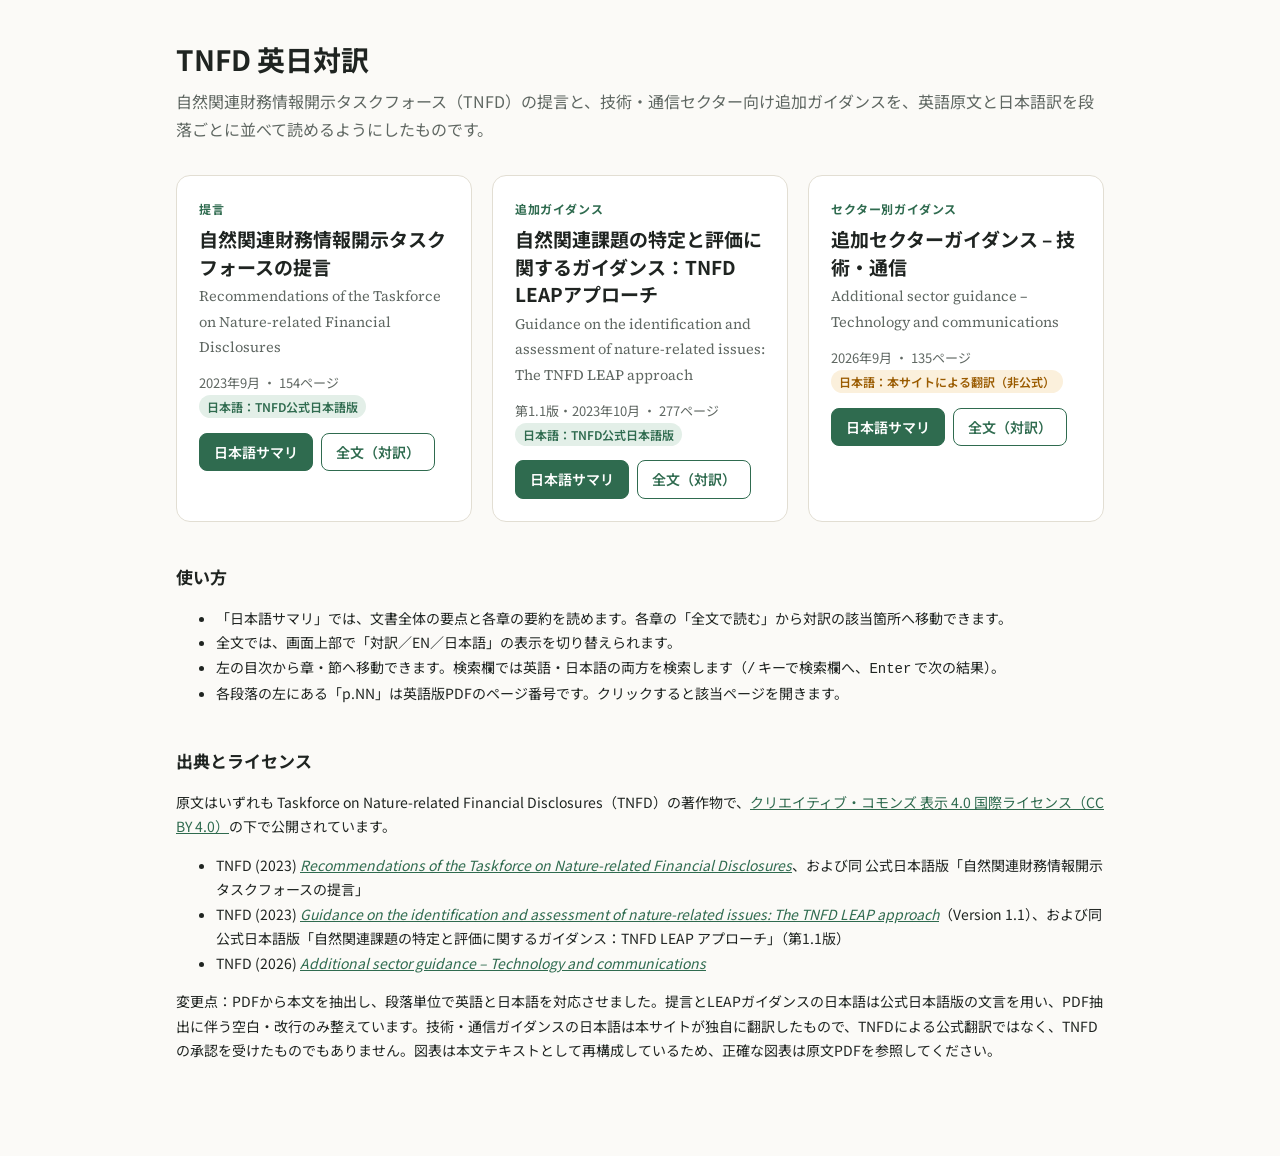
<file: site/index.html>
<!doctype html>
<html lang="ja">
<head>
<meta charset="utf-8">
<meta name="viewport" content="width=device-width, initial-scale=1">
<title>TNFD 対訳</title>
<link rel="preconnect" href="https://fonts.googleapis.com">
<link rel="preconnect" href="https://fonts.gstatic.com" crossorigin>
<link href="https://fonts.googleapis.com/css2?family=Noto+Sans+JP:wght@400;700&family=Source+Serif+4:opsz,wght@8..60,400;8..60,700&display=swap" rel="stylesheet">
<link rel="stylesheet" href="assets/style.css?v=4">
</head>
<body>
<div class="home-wrap">
  <h1>TNFD 英日対訳</h1>
  <p class="lead">自然関連財務情報開示タスクフォース（TNFD）の提言と、技術・通信セクター向け追加ガイダンスを、英語原文と日本語訳を段落ごとに並べて読めるようにしたものです。</p>

  <div class="cards">
    <div class="card static">
      <div class="kicker">提言</div>
      <h2>自然関連財務情報開示タスクフォースの提言</h2>
      <p class="en" lang="en">Recommendations of the Taskforce on Nature-related Financial Disclosures</p>
      <div class="meta">2023年9月 ・ 154ページ<br><span class="badge">日本語：TNFD公式日本語版</span></div>
      <div class="card-links"><a class="primary" href="summary.html?d=rec">日本語サマリ</a><a href="doc.html?d=rec">全文（対訳）</a></div>
    </div>
    <div class="card static">
      <div class="kicker">追加ガイダンス</div>
      <h2>自然関連課題の特定と評価に関するガイダンス：TNFD LEAPアプローチ</h2>
      <p class="en" lang="en">Guidance on the identification and assessment of nature-related issues: The TNFD LEAP approach</p>
      <div class="meta">第1.1版・2023年10月 ・ 277ページ<br><span class="badge">日本語：TNFD公式日本語版</span></div>
      <div class="card-links"><a class="primary" href="summary.html?d=leap">日本語サマリ</a><a href="doc.html?d=leap">全文（対訳）</a></div>
    </div>
    <div class="card static">
      <div class="kicker">セクター別ガイダンス</div>
      <h2>追加セクターガイダンス – 技術・通信</h2>
      <p class="en" lang="en">Additional sector guidance – Technology and communications</p>
      <div class="meta">2026年9月 ・ 135ページ<br><span class="badge warn">日本語：本サイトによる翻訳（非公式）</span></div>
      <div class="card-links"><a class="primary" href="summary.html?d=tc">日本語サマリ</a><a href="doc.html?d=tc">全文（対訳）</a></div>
    </div>
  </div>

  <section>
    <h2>使い方</h2>
    <ul>
      <li>「日本語サマリ」では、文書全体の要点と各章の要約を読めます。各章の「全文で読む」から対訳の該当箇所へ移動できます。</li>
      <li>全文では、画面上部で「対訳／EN／日本語」の表示を切り替えられます。</li>
      <li>左の目次から章・節へ移動できます。検索欄では英語・日本語の両方を検索します（<kbd>/</kbd> キーで検索欄へ、<kbd>Enter</kbd> で次の結果）。</li>
      <li>各段落の左にある「p.NN」は英語版PDFのページ番号です。クリックすると該当ページを開きます。</li>
    </ul>
  </section>

  <section>
    <h2>出典とライセンス</h2>
    <p>原文はいずれも Taskforce on Nature-related Financial Disclosures（TNFD）の著作物で、<a href="https://creativecommons.org/licenses/by/4.0/deed.ja" target="_blank" rel="noopener">クリエイティブ・コモンズ 表示 4.0 国際ライセンス（CC BY 4.0）</a>の下で公開されています。</p>
    <ul>
      <li>TNFD (2023) <a href="https://tnfd.global/publication/recommendations-of-the-taskforce-on-nature-related-financial-disclosures/" target="_blank" rel="noopener"><i>Recommendations of the Taskforce on Nature-related Financial Disclosures</i></a>、および同 公式日本語版「自然関連財務情報開示タスクフォースの提言」</li>
      <li>TNFD (2023) <a href="https://tnfd.global/publication/additional-guidance-on-assessment-of-nature-related-issues-the-leap-approach/" target="_blank" rel="noopener"><i>Guidance on the identification and assessment of nature-related issues: The TNFD LEAP approach</i></a>（Version 1.1）、および同 公式日本語版「自然関連課題の特定と評価に関するガイダンス：TNFD LEAP アプローチ」（第1.1版）</li>
      <li>TNFD (2026) <a href="https://tnfd.global/publication/additional-sector-guidance-technology-and-communications/" target="_blank" rel="noopener"><i>Additional sector guidance – Technology and communications</i></a></li>
    </ul>
    <p>変更点：PDFから本文を抽出し、段落単位で英語と日本語を対応させました。提言とLEAPガイダンスの日本語は公式日本語版の文言を用い、PDF抽出に伴う空白・改行のみ整えています。技術・通信ガイダンスの日本語は本サイトが独自に翻訳したもので、TNFDによる公式翻訳ではなく、TNFDの承認を受けたものでもありません。図表は本文テキストとして再構成しているため、正確な図表は原文PDFを参照してください。</p>
  </section>
</div>
</body>
</html>
</file>
<file: site/assets/style.css>
:root {
  --bg: #fbfaf7;
  --surface: #ffffff;
  --surface-2: #f3f1ea;
  --text: #1f2421;
  --muted: #5f6762;
  --border: #e2ded3;
  --accent: #2f6b4f;
  --accent-soft: #e3efe8;
  --mark: #fff1a8;
  --warn: #9a5b00;
  --warn-soft: #fbf0dc;
  --font-en: "Source Serif 4", Georgia, "Times New Roman", serif;
  --font-ja: "Noto Sans JP", "Hiragino Sans", "Yu Gothic UI", "Meiryo", sans-serif;
  --header-h: 56px;
}
@media (prefers-color-scheme: dark) {
  :root:not([data-theme="light"]) {
    --bg: #151816;
    --surface: #1c201e;
    --surface-2: #232825;
    --text: #e6e8e4;
    --muted: #a3aaa5;
    --border: #333a36;
    --accent: #7cc4a0;
    --accent-soft: #24372d;
    --mark: #5c5216;
    --warn: #f0b860;
    --warn-soft: #3a2f1c;
  }
}
:root[data-theme="dark"] {
  --bg: #151816;
  --surface: #1c201e;
  --surface-2: #232825;
  --text: #e6e8e4;
  --muted: #a3aaa5;
  --border: #333a36;
  --accent: #7cc4a0;
  --accent-soft: #24372d;
  --mark: #5c5216;
  --warn: #f0b860;
  --warn-soft: #3a2f1c;
}

* { box-sizing: border-box; }
html { scroll-padding-top: calc(var(--header-h) + 16px); }
body {
  margin: 0;
  background: var(--bg);
  color: var(--text);
  font-family: var(--font-ja);
  line-height: 1.75;
  -webkit-text-size-adjust: 100%;
}
a { color: var(--accent); }
button, input, select { font: inherit; color: inherit; }

/* ---------- header ---------- */
.topbar {
  position: sticky; top: 0; z-index: 20;
  height: var(--header-h);
  display: flex; align-items: center; gap: 12px;
  padding: 0 16px;
  background: color-mix(in srgb, var(--surface) 92%, transparent);
  backdrop-filter: blur(8px);
  border-bottom: 1px solid var(--border);
}
.topbar .home { font-weight: 700; text-decoration: none; color: var(--text); white-space: nowrap; }
.topbar .doc-title { flex: 1; min-width: 0; font-size: 14px; color: var(--muted); white-space: nowrap; overflow: hidden; text-overflow: ellipsis; }
.toc-toggle { display: none; }
.seg-ctl { display: inline-flex; border: 1px solid var(--border); border-radius: 8px; overflow: hidden; }
.seg-ctl button { border: 0; background: transparent; padding: 4px 10px; cursor: pointer; font-size: 13px; }
.seg-ctl button[aria-pressed="true"] { background: var(--accent); color: var(--surface); }
.icon-btn { border: 1px solid var(--border); background: transparent; border-radius: 8px; padding: 4px 10px; cursor: pointer; font-size: 13px; }

/* ---------- layout ---------- */
.layout { display: grid; grid-template-columns: 280px minmax(0, 1fr); max-width: 1500px; margin: 0 auto; }
.toc {
  position: sticky; top: var(--header-h);
  height: calc(100vh - var(--header-h)); overflow-y: auto;
  padding: 16px 12px 40px 16px;
  border-right: 1px solid var(--border);
  font-size: 13px; line-height: 1.5;
}
.toc .search { position: relative; margin-bottom: 12px; }
.toc .search input { width: 100%; padding: 7px 10px; border: 1px solid var(--border); border-radius: 8px; background: var(--surface); }
.search-nav { display: flex; align-items: center; gap: 6px; margin-top: 6px; color: var(--muted); font-size: 12px; min-height: 24px; }
.search-nav button { border: 1px solid var(--border); background: var(--surface); border-radius: 6px; padding: 0 8px; cursor: pointer; }
.toc ol { list-style: none; margin: 0; padding: 0; }
.toc li a { display: block; padding: 4px 8px; border-radius: 6px; text-decoration: none; color: var(--text); }
.toc li a:hover { background: var(--surface-2); }
.toc li a.active { background: var(--accent-soft); color: var(--accent); font-weight: 600; }
.toc li.l2 a { padding-left: 20px; color: var(--muted); }
.toc li.l3 a { padding-left: 32px; color: var(--muted); font-size: 12px; }
.toc .en { display: block; font-family: var(--font-en); font-size: 11.5px; color: var(--muted); }

main { padding: 24px 24px 120px; min-width: 0; }
.doc-head { max-width: 1100px; margin: 0 auto 24px; }
.doc-head h1 { font-size: 26px; line-height: 1.4; margin: 0 0 4px; }
.doc-head .en-title { font-family: var(--font-en); font-size: 18px; color: var(--muted); margin: 0 0 12px; }
.notice { border: 1px solid var(--border); background: var(--surface); border-radius: 10px; padding: 12px 16px; font-size: 13px; color: var(--muted); }
.notice.warn { border-color: color-mix(in srgb, var(--warn) 40%, var(--border)); background: var(--warn-soft); color: var(--text); }
.notice p { margin: 4px 0; }

.cols-head { max-width: 1100px; margin: 0 auto; display: grid; grid-template-columns: 1fr 1fr; gap: 32px; position: sticky; top: var(--header-h); z-index: 5; background: var(--bg); padding: 8px 0; border-bottom: 1px solid var(--border); font-size: 12px; color: var(--muted); font-weight: 600; letter-spacing: .04em; }

/* ---------- segments ---------- */
.content { max-width: 1100px; margin: 0 auto; }
.row { display: grid; grid-template-columns: 1fr 1fr; gap: 32px; padding: 6px 0; position: relative; border-radius: 6px; }
.row:hover { background: color-mix(in srgb, var(--surface-2) 60%, transparent); }
.row .en { font-family: var(--font-en); font-size: 16px; line-height: 1.65; }
.row .ja { font-size: 15px; }
.row > div { min-width: 0; overflow-wrap: anywhere; }
.row .pg { position: absolute; left: -46px; top: 8px; font-size: 11px; color: var(--muted); text-decoration: none; opacity: 0; }
.row:hover .pg, .row.page-start .pg { opacity: 1; }
.row.page-start { border-top: 1px dashed var(--border); margin-top: 10px; padding-top: 14px; }
.row.page-start .pg { top: 16px; }

body.mode-en .row, body.mode-ja .row, body.mode-en .cols-head, body.mode-ja .cols-head { grid-template-columns: 1fr; }
body.mode-en .row .ja, body.mode-ja .row .en, body.mode-en .cols-head .ja, body.mode-ja .cols-head .en { display: none; }
body.mode-en .content, body.mode-ja .content, body.mode-en .cols-head, body.mode-ja .cols-head { max-width: 760px; }

.t-h1 > div { font-size: 24px; font-weight: 700; line-height: 1.4; padding-top: 32px; }
.t-h2 > div { font-size: 20px; font-weight: 700; line-height: 1.45; padding-top: 24px; }
.t-h3 > div { font-size: 17px; font-weight: 700; padding-top: 14px; }
.t-h4 > div { font-size: 15.5px; font-weight: 700; padding-top: 8px; }
.t-h1 .en, .t-h2 .en, .t-h3 .en, .t-h4 .en { font-family: var(--font-en); }
.t-li > div { padding-left: 1.2em; position: relative; }
.t-li > div::before { content: "•"; position: absolute; left: .2em; color: var(--muted); }
.t-quote > div { border-left: 3px solid var(--accent); padding-left: 12px; background: var(--surface-2); border-radius: 0 6px 6px 0; }
.t-caption > div { font-size: 13.5px; font-weight: 600; color: var(--accent); }
.t-figure > div { font-size: 13px; color: var(--muted); background: var(--surface-2); padding: 6px 10px; border-radius: 6px; }
.t-figure > div::before { content: "［図］"; font-weight: 600; margin-right: 4px; }
.t-footnote > div { font-size: 12.5px; color: var(--muted); line-height: 1.55; }
.row .en .fn, .row .ja .fn { font-size: .75em; vertical-align: super; }

.tbl { overflow-x: auto; }
.tbl table { border-collapse: collapse; width: 100%; font-size: 13px; line-height: 1.5; }
.tbl th, .tbl td { border: 1px solid var(--border); padding: 6px 8px; vertical-align: top; text-align: left; }
.tbl th { background: var(--surface-2); }
.t-table .en table { font-family: var(--font-en); }
/* 表は2列だと窮屈なので、対訳表示でも英語→日本語の順に全幅で縦に並べる */
body.mode-both .row.t-table { grid-template-columns: 1fr; gap: 10px; padding: 10px 0; }
body.mode-both .row.t-table > div::before { display: block; font-size: 11px; font-weight: 600; color: var(--muted); letter-spacing: .04em; margin-bottom: 2px; font-family: var(--font-ja); }
body.mode-both .row.t-table .en::before { content: "English"; }
body.mode-both .row.t-table .ja::before { content: "日本語"; }

.flag { display: inline-block; margin-left: 6px; font-size: 11px; color: var(--warn); border: 1px solid currentColor; border-radius: 4px; padding: 0 4px; font-family: var(--font-ja); }
.empty-ja { color: var(--muted); font-size: 13px; font-style: italic; }
mark { background: var(--mark); color: inherit; border-radius: 2px; }
.row.hit-current { outline: 2px solid var(--accent); outline-offset: 2px; }
.row:target { background: var(--accent-soft); }

/* ---------- index ---------- */
.home-wrap { max-width: 960px; margin: 0 auto; padding: 40px 16px 80px; }
.home-wrap h1 { font-size: 28px; margin: 0 0 8px; line-height: 1.4; }
.home-wrap .lead { color: var(--muted); margin: 0 0 32px; }
.cards { display: grid; grid-template-columns: repeat(auto-fit, minmax(280px, 1fr)); gap: 20px; }
.card { display: block; text-decoration: none; color: var(--text); background: var(--surface); border: 1px solid var(--border); border-radius: 14px; padding: 22px; transition: border-color .15s, transform .15s; }
.card:hover { border-color: var(--accent); transform: translateY(-2px); }
.card .kicker { font-size: 12px; color: var(--accent); font-weight: 700; letter-spacing: .05em; }
.card h2 { font-size: 19px; margin: 6px 0 4px; line-height: 1.45; }
.card .en { font-family: var(--font-en); color: var(--muted); font-size: 14.5px; margin: 0 0 12px; }
.card .meta { font-size: 13px; color: var(--muted); }
.badge { display: inline-block; font-size: 12px; padding: 1px 8px; border-radius: 999px; background: var(--accent-soft); color: var(--accent); font-weight: 600; }
.badge.warn { background: var(--warn-soft); color: var(--warn); }
.home-wrap section { margin-top: 40px; font-size: 14px; }
.home-wrap section h2 { font-size: 17px; }

/* ---------- responsive ---------- */
@media (max-width: 1000px) {
  .layout { grid-template-columns: 1fr; }
  .toc { position: fixed; left: 0; top: var(--header-h); width: min(320px, 85vw); background: var(--surface); z-index: 30; transform: translateX(-100%); transition: transform .2s; box-shadow: 0 0 24px rgba(0,0,0,.15); }
  body.toc-open .toc { transform: none; }
  .toc-toggle { display: inline-block; }
  .row .pg { position: static; opacity: 1; display: block; grid-column: 1 / -1; }
  .row.page-start .pg { margin-bottom: 4px; }
  .row:not(.page-start) .pg { display: none; }
}
@media (max-width: 720px) {
  main { padding: 16px 16px 100px; }
  .topbar .doc-title { display: none; }
  .row, .cols-head { grid-template-columns: 1fr; gap: 4px; }
  .cols-head { display: none; }
  body.mode-both .row .ja { padding-left: 10px; border-left: 2px solid var(--accent-soft); }
  body.mode-both .row { padding: 8px 0; }
  .doc-head h1 { font-size: 21px; }
}

/* ---------- 要約／全文の切替タブ ---------- */
.view-tabs { display: inline-flex; border: 1px solid var(--border); border-radius: 8px; overflow: hidden; font-size: 13px; }
.view-tabs a { padding: 4px 12px; text-decoration: none; color: var(--text); white-space: nowrap; }
.view-tabs a[aria-current="page"] { background: var(--accent); color: var(--surface); }
.view-tabs a:not([aria-current]):hover { background: var(--surface-2); }

/* ---------- 要約ページ ---------- */
.sum-wrap { max-width: 820px; margin: 0 auto; }
.sum-wrap .kicker { font-size: 12px; color: var(--accent); font-weight: 700; letter-spacing: .05em; margin: 0; }
.sum-wrap h1 { font-size: 26px; line-height: 1.4; margin: 4px 0; }
.sum-wrap .en-title { font-family: var(--font-en); font-size: 17px; color: var(--muted); margin: 0 0 14px; }
.overview { margin: 24px 0; background: var(--accent-soft); border-radius: 14px; padding: 18px 22px; }
.overview h2 { font-size: 17px; margin: 0 0 8px; color: var(--accent); }
.overview ul, .sum-sec ul { margin: 0; padding-left: 1.3em; }
.overview li, .sum-sec li { margin: 6px 0; }
.sum-sec { background: var(--surface); border: 1px solid var(--border); border-radius: 14px; padding: 18px 22px; margin: 18px 0; scroll-margin-top: calc(var(--header-h) + 12px); }
.sum-sec > header { display: grid; grid-template-columns: 1fr auto; column-gap: 12px; align-items: start; margin-bottom: 8px; }
.sum-sec > header h2 { font-size: 19px; line-height: 1.45; margin: 0; grid-column: 1; }
.sum-sec > header .en { grid-column: 1; margin: 0; font-family: var(--font-en); font-size: 13.5px; color: var(--muted); }
.sum-sec > header .read-full { grid-column: 2; grid-row: 1 / span 2; }
.sum-sub { border-top: 1px dashed var(--border); margin-top: 12px; padding-top: 10px; }
.sum-sub-head { display: flex; justify-content: space-between; gap: 12px; align-items: baseline; }
.sum-sub h3 { font-size: 15px; margin: 0; line-height: 1.5; }
.sum-sub ul { font-size: 14.5px; }
.read-full { font-size: 12.5px; white-space: nowrap; text-decoration: none; border: 1px solid var(--border); border-radius: 999px; padding: 2px 10px; color: var(--accent); }
.read-full:hover { border-color: var(--accent); }
.read-full .pg-note { color: var(--muted); margin-left: 6px; }
.summary-page .toc li a { padding: 5px 8px; }
#overview { scroll-margin-top: calc(var(--header-h) + 12px); }
@media (max-width: 720px) {
  .sum-sec { padding: 14px 16px; }
  .sum-sec > header { grid-template-columns: 1fr; }
  .sum-sec > header .read-full { grid-column: 1; grid-row: auto; justify-self: start; margin-top: 6px; }
  .sum-sub-head { flex-direction: column; gap: 4px; }
  .view-tabs a { padding: 4px 8px; }
  .seg-ctl button { padding: 4px 7px; }
}

/* ---------- トップページのカード（要約／全文の2つの入口） ---------- */
.card.static:hover { transform: none; border-color: var(--border); }
.card-links { display: flex; gap: 8px; margin-top: 14px; flex-wrap: wrap; }
.card-links a { text-decoration: none; font-size: 14px; font-weight: 600; padding: 6px 14px; border-radius: 8px; border: 1px solid var(--accent); color: var(--accent); }
.card-links a.primary { background: var(--accent); color: var(--surface); }
</file>
